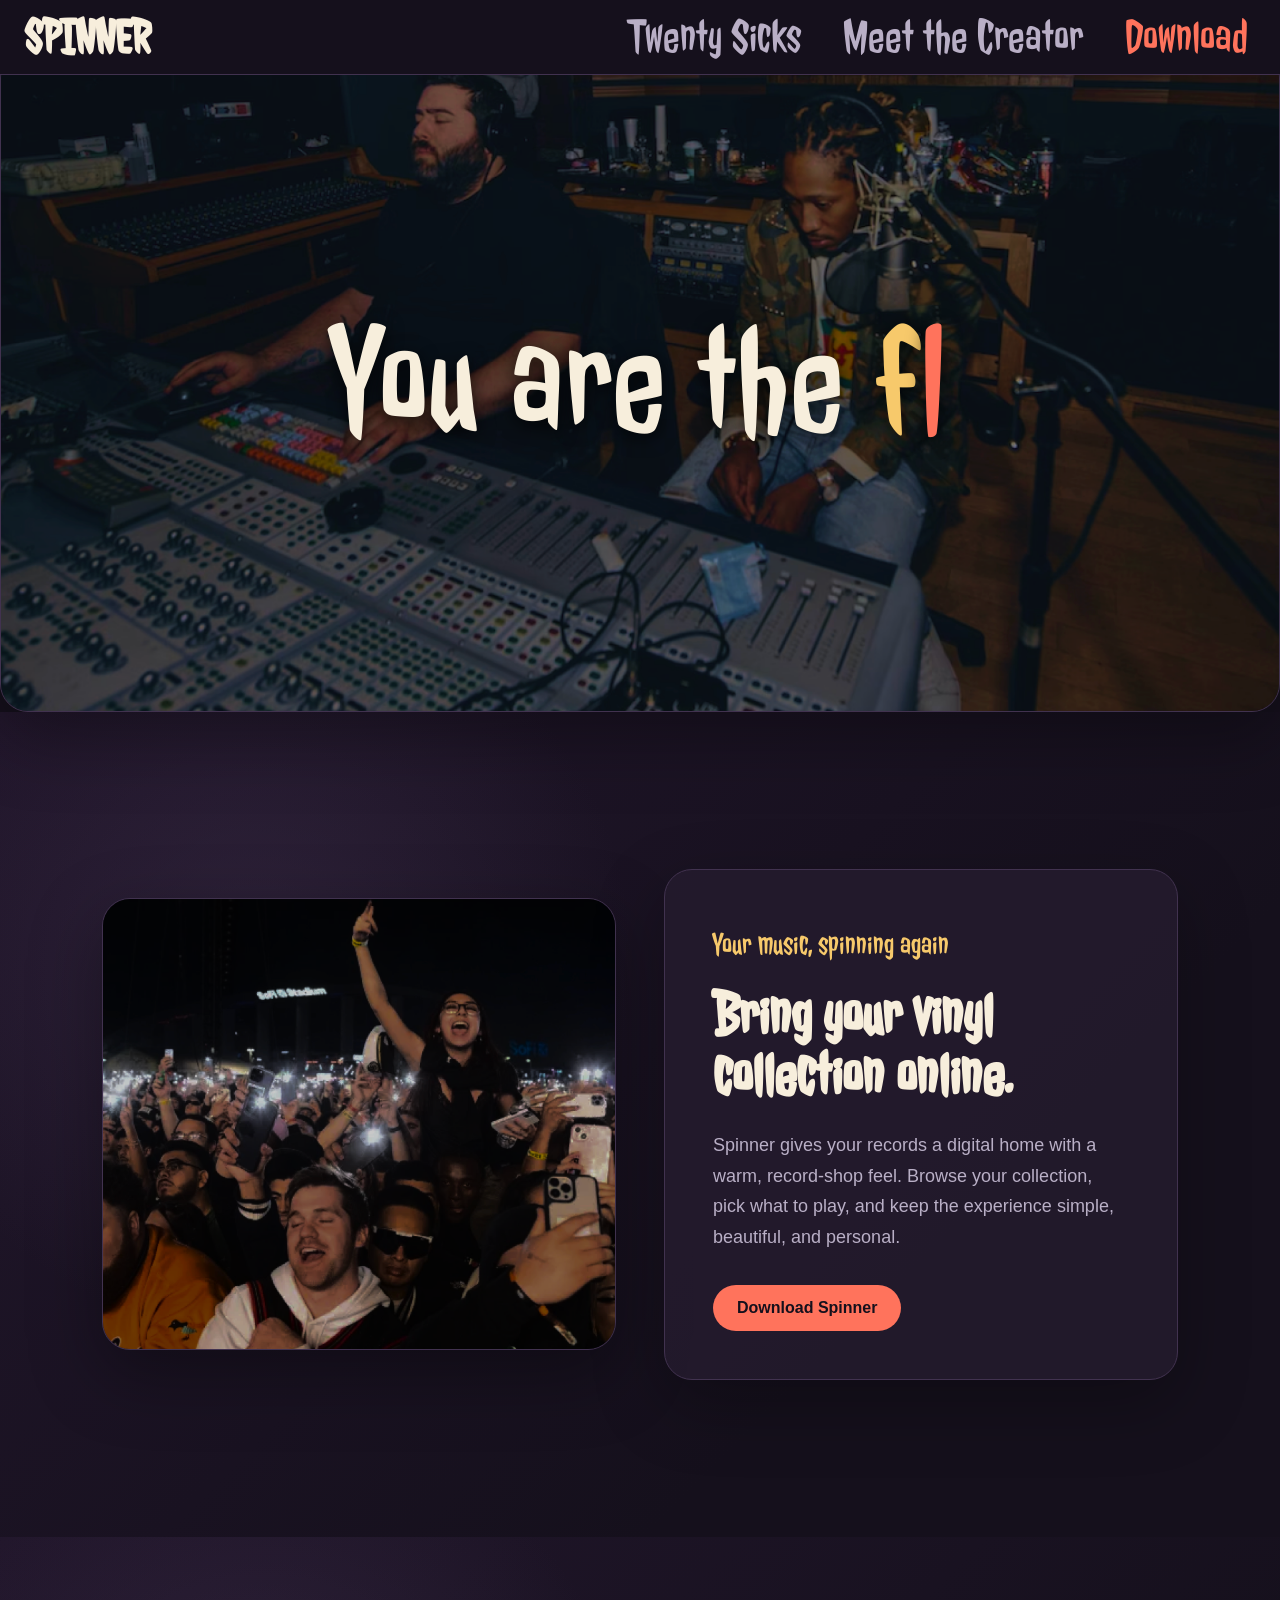
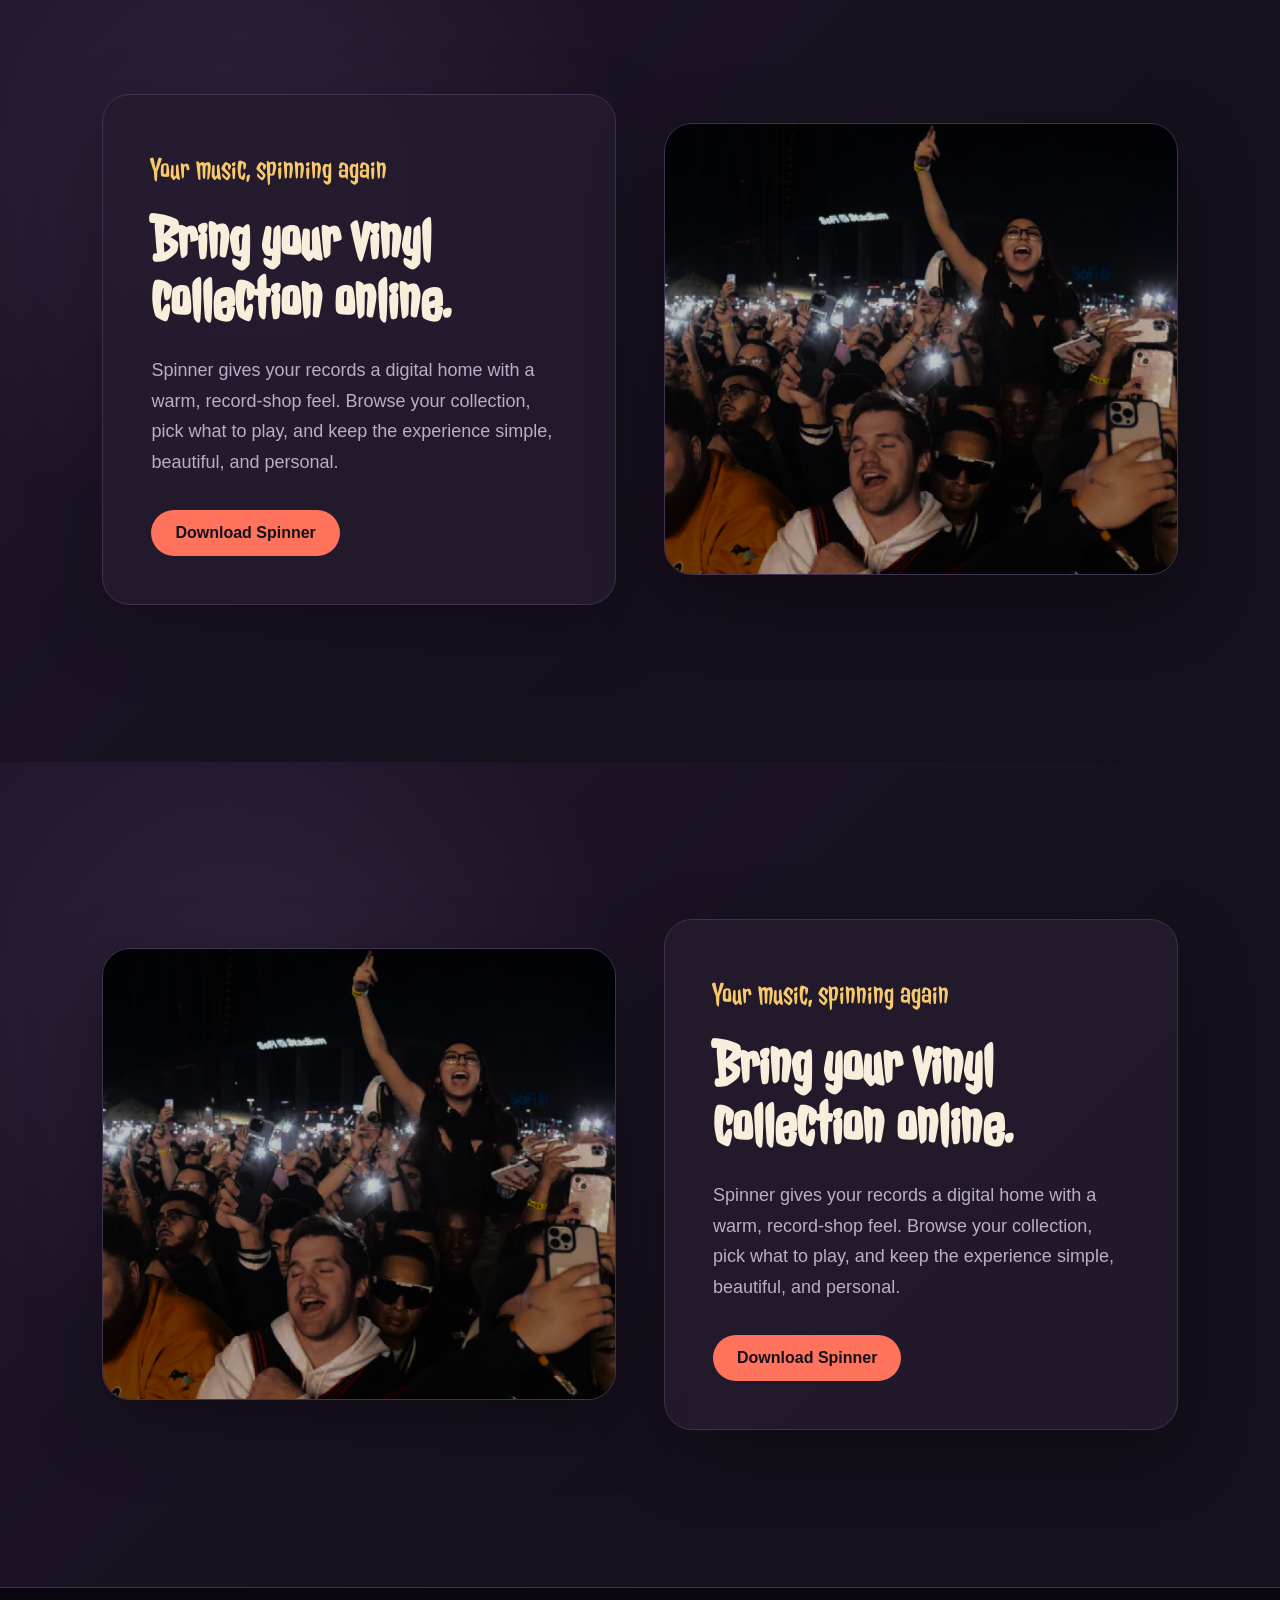
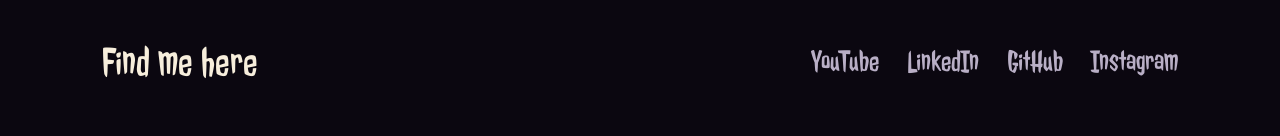
<file: index.html>
<!DOCTYPE html>
<html lang="en">
<head>
  <meta charset="UTF-8" />
  <meta name="viewport" content="width=device-width, initial-scale=1.0" />
  <title>Spinner</title>
  <link rel="stylesheet" href="style.css" />
</head>

<body>
  <header class="navbar">
    <a href="#home" class="logo">SPINNER</a>

    <nav class="nav-links">
      <a href="twentysicks.html">Twenty Sicks</a>
      <a href="creator.html">Meet the Creator</a>
      <a href="#download" class="download-link">Download</a>
    </nav>
  </header>

  <div class="image-card hero-image-card">
    <img src="images/hero.png" alt="Spinner vinyl player preview">

    <div class="hero-typing-text">
        You are the <span id="typing-word"></span><span class="typing-cursor">|</span>
    </div>
  </div>

  <section class="split-showcase">
    <div class="image-card">
        <img src="images/rl.png" alt="Spinner vinyl player preview">
    </div>

    <div class="text-box">
        <p class="eyebrow">Your music, spinning again</p>
        <h1>Bring your vinyl collection online.</h1>
        <p>
        Spinner gives your records a digital home with a warm, record-shop feel.
        Browse your collection, pick what to play, and keep the experience simple,
        beautiful, and personal.
        </p>

        <a href="#download" class="showcase-button">Download Spinner</a>
    </div>
  </section>

  <section class="split-showcase">
    <div class="text-box">
        <p class="eyebrow">Your music, spinning again</p>
        <h1>Bring your vinyl collection online.</h1>
        <p>
        Spinner gives your records a digital home with a warm, record-shop feel.
        Browse your collection, pick what to play, and keep the experience simple,
        beautiful, and personal.
        </p>

        <a href="#download" class="showcase-button">Download Spinner</a>
    </div>

    <div class="image-card">
        <img src="images/rl.png" alt="Spinner vinyl player preview">
    </div>
  </section>

  <section class="split-showcase">
    <div class="image-card">
        <img src="images/rl.png" alt="Spinner vinyl player preview">
    </div>

    <div class="text-box">
        <p class="eyebrow">Your music, spinning again</p>
        <h1>Bring your vinyl collection online.</h1>
        <p>
        Spinner gives your records a digital home with a warm, record-shop feel.
        Browse your collection, pick what to play, and keep the experience simple,
        beautiful, and personal.
        </p>

        <a href="#download" class="showcase-button">Download Spinner</a>
    </div>
  </section>

  <footer class="social-footer">
    <h2>Find me here</h2>

    <div class="social-links">
        <a href="https://www.youtube.com/@abhiiiiib" target="_blank">YouTube</a>
        <a href="https://www.linkedin.com/in/abhi-badia/" target="_blank">LinkedIn</a>
        <a href="https://github.com/abhibadia" target="_blank">GitHub</a>
        <a href="https://www.instagram.com/abhi.badia/" target="_blank">Instagram</a>
    </div>
  </footer>
  <script src="script.js"></script>
</body>
</html>
</file>
<file: style.css>
@import url('https://fonts.googleapis.com/css2?family=Jolly+Lodger&display=swap');

* {
  box-sizing: border-box;
  margin: 0;
  padding: 0;
}

html,
body {
  width: 100%;
  min-height: 100%;
  background-color: #15101C;
  padding-top: 25px;
}


.navbar {
  width: 100%;
  height: 75px;

  position: fixed;
  top: 0;
  left: 0;
  z-index: 1000;

  display: flex;
  align-items: center;
  justify-content: space-between;

  padding: 0 32px 0 24px;

  background-color: rgba(21, 16, 28, 1);
  border-bottom: 1px solid #41324F;

  font-family: "Jolly Lodger", cursive;
}

.logo {
  color: #F7EEDC;
  text-decoration: none;
  font-size: 48px;
  font-weight: 700;
  transition: color 0.2s ease;
}

.logo:hover {
  color: #F7C96B;
}

.nav-links {
  display: flex;
  align-items: center;
  gap: 42px;
}

.nav-links a {
  color: #B9AFC6;
  text-decoration: none;
  font-size: 48px;
  transition: color 0.2s ease;
  white-space: nowrap;
  font-family: "Jolly Lodger", cursive;
}

.nav-links a:hover {
  color: #5BE3C6;
}

.nav-links .download-link {
  color: #FF735C;
}

.nav-links .download-link:hover {
  color: #FF9A62;
}

img {
  width: 100%;
  height: auto;
}

.split-showcase {
  width: 100%;
  min-height: calc(100vh - 75px);

  display: grid;
  grid-template-columns: 1fr 1fr;
  align-items: center;
  gap: 48px;

  padding: 72px 8%;

  background:
    radial-gradient(circle at 20% 30%, rgba(65, 50, 79, 0.45) 0%, transparent 32%),
    linear-gradient(135deg, #21162B 0%, #15101C 70%);
}

.image-card {
  width: 100%;
  min-height: 440px;

  display: flex;
  align-items: center;
  justify-content: center;

  background: #241B2E;
  border: 1px solid #41324F;
  border-radius: 28px;

  overflow: hidden;
  box-shadow: 0 24px 70px rgba(0, 0, 0, 0.35);
}

.image-card img {
  width: 100%;
  height: 100%;
  object-fit: cover;
}

.text-box {
  background: rgba(36, 27, 46, 0.84);
  border: 1px solid #41324F;
  border-radius: 28px;

  padding: 48px;

  color: #F7EEDC;
  box-shadow: 0 24px 70px rgba(0, 0, 0, 0.28);
}

.text-box .eyebrow {
  color: #F7C96B;
  font-family: "Jolly Lodger", cursive;
  font-size: 32px;
  margin-bottom: 12px;
}

.text-box h1 {
  color: #F7EEDC;
  font-family: "Jolly Lodger", cursive;
  font-size: 64px;
  line-height: 0.95;
  margin-bottom: 24px;
}

.text-box p {
  color: #B9AFC6;
  font-family: Arial, Helvetica, sans-serif;
  font-size: 18px;
  line-height: 1.7;
  margin-bottom: 32px;
}

.showcase-button {
  display: inline-block;

  background: #FF735C;
  color: #15101C;

  padding: 14px 24px;
  border-radius: 999px;

  font-family: Arial, Helvetica, sans-serif;
  font-size: 16px;
  font-weight: 700;
  text-decoration: none;

  transition: background 0.2s ease, transform 0.2s ease;
}

.showcase-button:hover {
  background: #FF9A62;
  transform: translateY(-2px);
}

.social-footer {
  width: 100%;
  padding: 48px 8%;

  background: #0B0710;
  border-top: 1px solid #41324F;

  display: flex;
  align-items: center;
  justify-content: space-between;
  gap: 24px;
}

.social-footer h2 {
  color: #F7EEDC;
  font-family: "Jolly Lodger", cursive;
  font-size: 42px;
  font-weight: 400;
}

.social-links {
  display: flex;
  align-items: center;
  gap: 28px;
}

.social-links a {
  color: #B9AFC6;
  text-decoration: none;

  font-family: "Jolly Lodger", cursive;
  font-size: 30px;

  transition: color 0.2s ease, transform 0.2s ease;
}

.social-links a:hover {
  color: #5BE3C6;
  transform: translateY(-2px);
}

.hero-image-card {
  position: relative;
}

.hero-typing-text {
  position: absolute;
  top: 50%;
  left: 50%;
  transform: translate(-50%, -50%);

  color: #F7EEDC;
  font-family: "Jolly Lodger", cursive;
  font-size: 156px;
  letter-spacing: 1px;

  background: none;
  border: none;
  padding: 0;
  box-shadow: none;

  text-align: center;
  white-space: nowrap;

  text-shadow: 0 4px 18px rgba(0, 0, 0, 0.75);
}

#typing-word {
  color: #F7C96B;
}

.typing-cursor {
  color: #FF735C;
  animation: blink 0.8s infinite;
}

@keyframes blink {
  0%, 50% {
    opacity: 1;
  }

  51%, 100% {
    opacity: 0;
  }
}

.pick-six-section {
  width: 100%;
  padding: 88px 8%;
  background:
    radial-gradient(circle at 80% 20%, rgba(91, 227, 198, 0.12) 0%, transparent 28%),
    linear-gradient(135deg, #15101C 0%, #21162B 100%);
  border-top: 1px solid #41324F;
}

.pick-six-header {
  max-width: 760px;
  margin-bottom: 46px;
}

.section-eyebrow {
  color: #F7C96B;
  font-family: "Jolly Lodger", cursive;
  font-size: 34px;
  margin-bottom: 8px;
}

.pick-six-header h2 {
  color: #F7EEDC;
  font-family: "Jolly Lodger", cursive;
  font-size: 68px;
  font-weight: 400;
  line-height: 0.95;
  margin-bottom: 18px;
}

.pick-six-header p {
  color: #B9AFC6;
  font-family: Arial, Helvetica, sans-serif;
  font-size: 18px;
  line-height: 1.7;
}

.artist-grid {
  display: grid;
  grid-template-columns: repeat(5, 1fr);
  gap: 24px;
}

.artist-card {
  background: #241B2E;
  border: 1px solid #41324F;
  border-radius: 24px;
  overflow: hidden;
  transition: transform 0.25s ease, border-color 0.25s ease, box-shadow 0.25s ease;
}

.artist-card:hover {
  transform: translateY(-8px);
  border-color: #5BE3C6;
  box-shadow: 0 22px 55px rgba(0, 0, 0, 0.35);
}

.artist-card img {
  width: 100%;
  height: 260px;
  object-fit: cover;
  display: block;
}

.artist-info {
  padding: 22px;
}

.artist-rank {
  display: inline-block;
  color: #15101C;
  background: #F7C96B;
  font-family: Arial, Helvetica, sans-serif;
  font-size: 13px;
  font-weight: 800;
  padding: 5px 10px;
  border-radius: 999px;
  margin-bottom: 14px;
}

.artist-info h3 {
  color: #F7EEDC;
  font-family: "Jolly Lodger", cursive;
  font-size: 38px;
  font-weight: 400;
  line-height: 1;
  margin-bottom: 16px;
}

.albums-title {
  color: #5BE3C6;
  font-family: Arial, Helvetica, sans-serif;
  font-size: 13px;
  font-weight: 700;
  text-transform: uppercase;
  letter-spacing: 1px;
  margin-bottom: 10px;
}

.artist-info ul {
  list-style: none;
}

.artist-info li {
  color: #B9AFC6;
  font-family: Arial, Helvetica, sans-serif;
  font-size: 14px;
  line-height: 1.6;
  border-bottom: 1px solid rgba(65, 50, 79, 0.7);
  padding: 6px 0;
}

.artist-info li:last-child {
  border-bottom: none;
}

.top-albums-section {
  width: 100%;
  padding: 88px 8%;

  background:
    radial-gradient(circle at 20% 15%, rgba(247, 201, 107, 0.12) 0%, transparent 26%),
    linear-gradient(135deg, #21162B 0%, #15101C 80%);

  border-top: 1px solid #41324F;
}

.top-albums-header {
  max-width: 760px;
  margin-bottom: 46px;
}

.top-albums-header h2 {
  color: #F7EEDC;
  font-family: "Jolly Lodger", cursive;
  font-size: 68px;
  font-weight: 400;
  line-height: 0.95;
  margin-bottom: 18px;
}

.top-albums-header p {
  color: #B9AFC6;
  font-family: Arial, Helvetica, sans-serif;
  font-size: 18px;
  line-height: 1.7;
}

.album-columns {
  display: grid;
  grid-template-columns: 1fr 1fr;
  gap: 28px;
}

.album-column {
  display: flex;
  flex-direction: column;
  gap: 14px;
}

.album-row {
  min-height: 86px;

  display: grid;
  grid-template-columns: 58px 64px 1fr;
  align-items: center;
  gap: 18px;

  padding: 12px 18px;

  background: #241B2E;
  border: 1px solid #41324F;
  border-radius: 18px;

  transition: transform 0.2s ease, border-color 0.2s ease, box-shadow 0.2s ease;
}

.album-row:hover {
  transform: translateX(6px);
  border-color: #5BE3C6;
  box-shadow: 0 16px 38px rgba(0, 0, 0, 0.28);
}

.album-rank {
  color: #F7EEDC;
  font-family: "Jolly Lodger", cursive;
  font-size: 32px;
  text-align: center;
}

.album-row img {
  width: 64px;
  height: 64px;

  object-fit: cover;
  border-radius: 10px;
  border: 1px solid rgba(247, 238, 220, 0.18);
}

.album-row h3 {
  color: #F7EEDC;
  font-family: "Jolly Lodger", cursive;
  font-size: 32px;
  font-weight: 400;
  line-height: 1;
}

/* Top 3 highlight boxes */
.rank-gold {
  background:
    linear-gradient(135deg, rgba(247, 201, 107, 0.36), rgba(36, 27, 46, 0.95));
  border-color: #F7C96B;
}

.rank-silver {
  background:
    linear-gradient(135deg, rgba(201, 204, 211, 0.32), rgba(36, 27, 46, 0.95));
  border-color: #C9CCD3;
}

.rank-bronze {
  background:
    linear-gradient(135deg, rgba(184, 115, 51, 0.34), rgba(36, 27, 46, 0.95));
  border-color: #B87333;
}

.rank-gold .album-rank {
  color: #F7C96B;
}

.rank-silver .album-rank {
  color: #C9CCD3;
}

.rank-bronze .album-rank {
  color: #B87333;
}

.bracket-section {
  width: 100%;
  padding: 88px 4%;

  background:
    radial-gradient(circle at 50% 18%, rgba(247, 201, 107, 0.1) 0%, transparent 30%),
    linear-gradient(135deg, #15101C 0%, #21162B 100%);

  border-top: 1px solid #41324F;
}

.bracket-header {
  max-width: 780px;
  margin-bottom: 48px;
}

.bracket-header h2 {
  color: #F7EEDC;
  font-family: "Jolly Lodger", cursive;
  font-size: 68px;
  font-weight: 400;
  line-height: 0.95;
  margin-bottom: 18px;
}

.bracket-header p {
  color: #B9AFC6;
  font-family: Arial, Helvetica, sans-serif;
  font-size: 18px;
  line-height: 1.7;
}

.bracket-fit {
  width: 100%;
  position: relative;
  overflow: hidden;
  margin: 0 auto;
}

.bracket-board {
  position: absolute;
  top: 0;
  left: 0;

  width: 1700px;
  height: 1000px;

  transform-origin: top left;

  background:
    linear-gradient(rgba(65, 50, 79, 0.13) 1px, transparent 1px),
    linear-gradient(90deg, rgba(65, 50, 79, 0.13) 1px, transparent 1px),
    rgba(21, 16, 28, 0.48);

  background-size: 90px 90px;
  border: 1px solid #41324F;
  border-radius: 28px;

  box-shadow: 0 28px 80px rgba(0, 0, 0, 0.35);
}

.bracket-lines {
  position: absolute;
  inset: 0;
  z-index: 1;

  width: 100%;
  height: 100%;

  pointer-events: none;
}

.bracket-lines path {
  fill: none;
  stroke: #B9AFC6;
  stroke-width: 2.2;
  stroke-linecap: round;
  opacity: 0.78;
}

.bracket-slot {
  position: absolute;
  left: var(--x);
  top: var(--y);
  z-index: 2;

  width: 120px;
  height: 54px;

  display: flex;
  align-items: center;
  justify-content: center;

  padding: 6px 8px;

  background: #241B2E;
  border: 1px solid #41324F;
  border-radius: 4px;

  color: #F7EEDC;
  font-family: Arial, Helvetica, sans-serif;
  font-size: 12px;
  font-weight: 700;
  line-height: 1.15;
  text-align: center;

  box-shadow: 0 10px 28px rgba(0, 0, 0, 0.25);
}

.bracket-slot.empty {
  color: #B9AFC6;
  font-style: italic;
  font-weight: 600;
  background: rgba(36, 27, 46, 0.72);
}

.bracket-slot.top-seed {
  border-color: #F7C96B;
  background:
    linear-gradient(135deg, rgba(247, 201, 107, 0.24), #241B2E 70%);
}

.bracket-slot.semi-slot {
  border-color: #5BE3C6;
}

.bracket-slot.finalist-slot {
  border-color: #FF735C;
  color: #F7EEDC;
  background:
    linear-gradient(135deg, rgba(255, 115, 92, 0.22), #241B2E 72%);
}

.bracket-slot.champion-slot {
  border-color: #F7C96B;
  color: #15101C;
  background: linear-gradient(135deg, #F7C96B, #FF9A62);
  font-weight: 900;
  box-shadow: 0 0 34px rgba(247, 201, 107, 0.28);
}


@media (max-width: 1000px) {
  .artist-grid {
    grid-template-columns: repeat(2, 1fr);
  }
}

@media (max-width: 800px) {
  .top-albums-section {
    padding: 52px 18px;
  }

  .top-albums-header h2 {
    font-size: 48px;
  }

  .top-albums-header p {
    font-size: 15px;
  }

  .album-columns {
    grid-template-columns: 1fr;
  }

  .album-row {
    grid-template-columns: 46px 56px 1fr;
    gap: 14px;
    padding: 10px 14px;
  }

  .album-row img {
    width: 56px;
    height: 56px;
  }

  .album-rank {
    font-size: 26px;
  }

  .album-row h3 {
    font-size: 26px;
  }

  .bracket-section {
    padding: 52px 18px;
  }

  .bracket-header h2 {
    font-size: 48px;
  }

  .bracket-header p {
    font-size: 15px;
  }

  .bracket-board {
    margin: 0;
  }
}



/* Phone layout */
@media (max-width: 600px) {
  .navbar {
    height: 4vh;
    padding: 0 10px;
  }

  body {
    padding-top: 4vh;
  }

  .logo {
    font-size: 14px;
  }

  .nav-links {
    gap: 10px;
  }

  .nav-links a {
    font-size: 11px;
  }

  img {
    width: 100%;
    height: auto;
  }

  .split-showcase {
    min-height: auto;
    grid-template-columns: 1fr;
    gap: 28px;

    padding: 36px 18px;
  }

  .image-card {
    min-height: 280px;
    border-radius: 22px;
  }

  .text-box {
    padding: 28px;
    border-radius: 22px;
  }

  .text-box .eyebrow {
    font-size: 24px;
  }

  .text-box h1 {
    font-size: 42px;
  }

  .text-box p {
    font-size: 15px;
  }

  .social-footer {
    flex-direction: column;
    align-items: flex-start;
    padding: 32px 18px;
  }

  .social-footer h2 {
    font-size: 34px;
  }

  .social-links {
    flex-wrap: wrap;
    gap: 18px;
  }

  .social-links a {
    font-size: 24px;
  }

  .hero-typing-text {
    font-size: 64px;
  }

  .pick-six-section {
    padding: 52px 18px;
  }

  .pick-six-header h2 {
    font-size: 48px;
  }

  .pick-six-header p {
    font-size: 15px;
  }

  .artist-grid {
    grid-template-columns: 1fr;
  }

  .artist-card img {
    height: 320px;
  }
}
</file>
